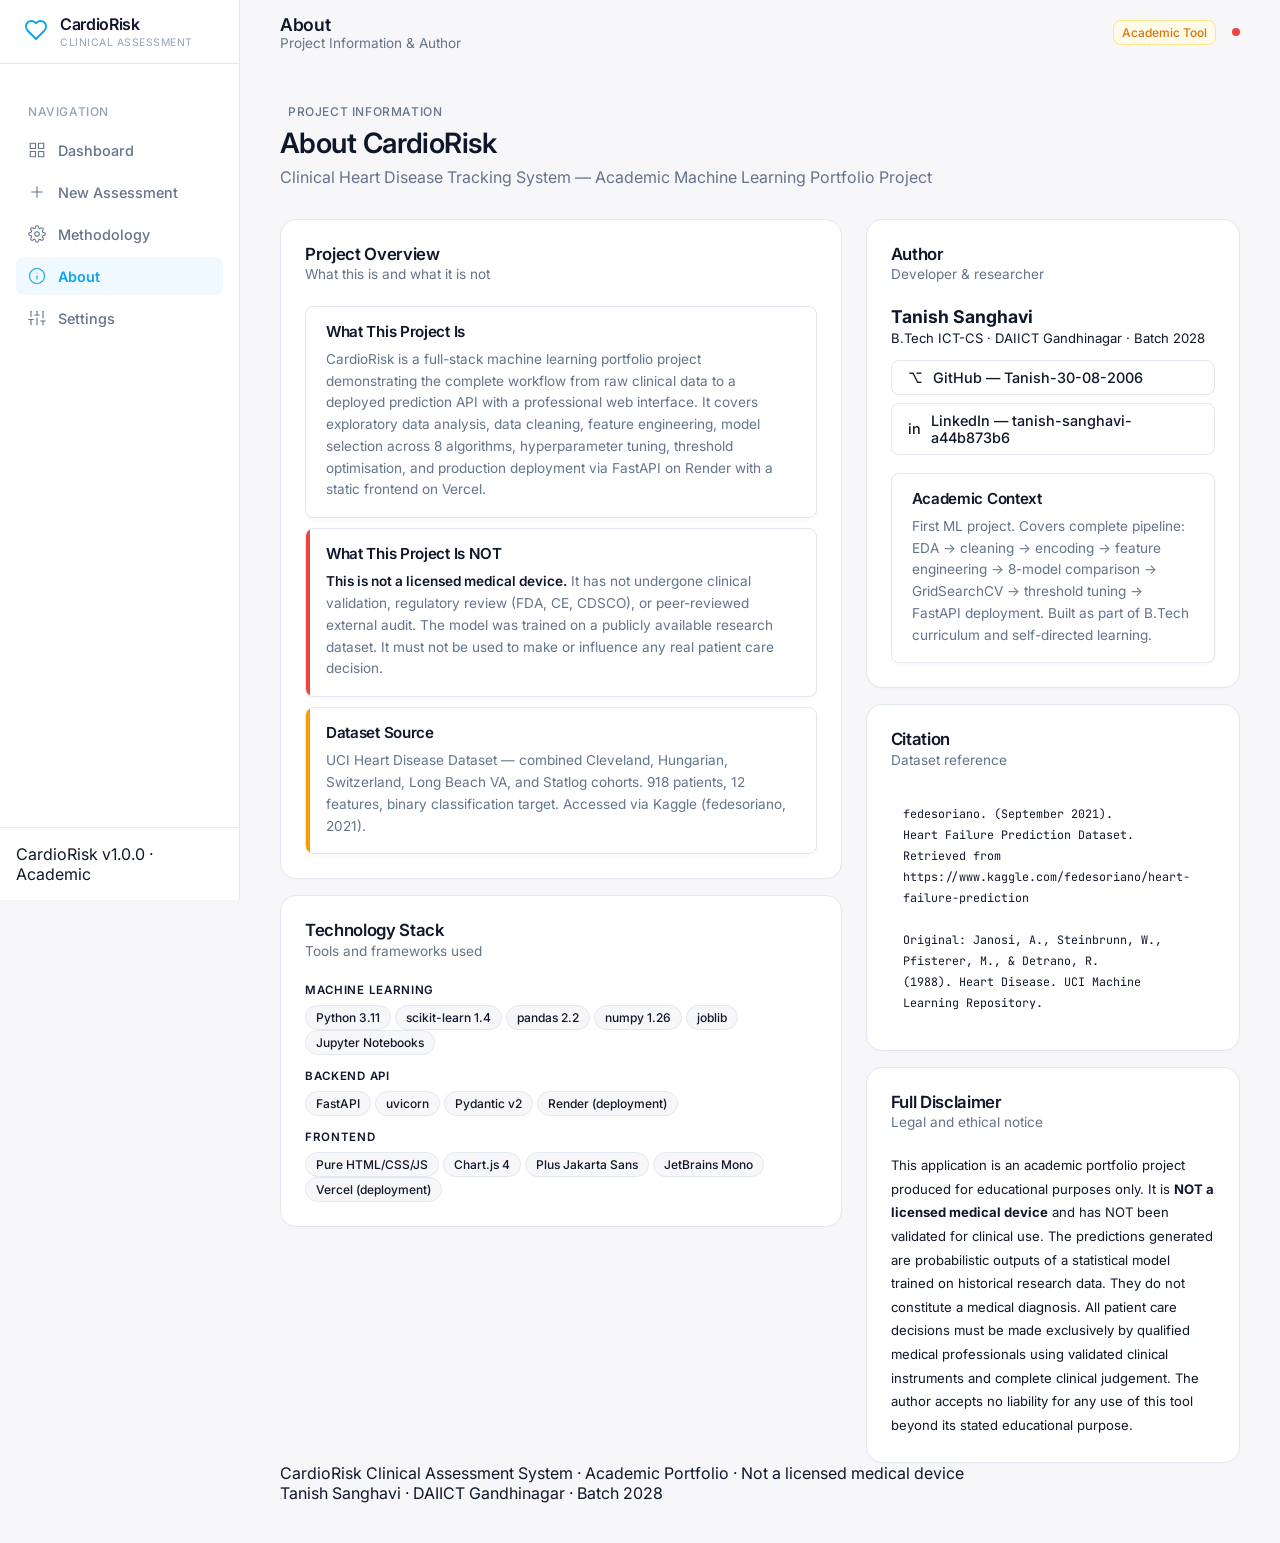
<file: frontend/about.html>
<!DOCTYPE html>
<html lang="en">
<head>
  <meta charset="UTF-8"/>
  <meta name="viewport" content="width=device-width, initial-scale=1.0"/>
  <title>About — CardioRisk</title>
  <link rel="stylesheet" href="style.css"/>
</head>
<body>
<div class="app-shell">
  <aside class="sidebar" id="sidebar"></aside>
  <div class="main-content">
    <div class="topbar">
      <div>
        <div class="topbar-title">About</div>
        <div class="topbar-subtitle">Project Information &amp; Author</div>
      </div>
      <div class="topbar-right">
        <span class="topbar-badge">Academic Tool</span>
        <div class="api-status-dot" id="api-dot"></div>
      </div>
    </div>
    <div class="page-content">
      <div class="page-header">
        <div class="page-eyebrow"><span class="eyebrow-dot"></span> Project Information</div>
        <h1>About CardioRisk</h1>
        <p>Clinical Heart Disease Tracking System — Academic Machine Learning Portfolio Project</p>
      </div>

      <div class="grid-60-40">

        <div style="display:flex;flex-direction:column;gap:16px;">

          <div class="card">
            <div class="card-header">
              <div class="card-header-text"><h3>Project Overview</h3><p>What this is and what it is not</p></div>
            </div>
            <div class="card-body">
              <div class="interp-section">
                <h4>What This Project Is</h4>
                <p>CardioRisk is a full-stack machine learning portfolio project demonstrating the complete workflow from raw clinical data to a deployed prediction API with a professional web interface. It covers exploratory data analysis, data cleaning, feature engineering, model selection across 8 algorithms, hyperparameter tuning, threshold optimisation, and production deployment via FastAPI on Render with a static frontend on Vercel.</p>
              </div>
              <div class="interp-section warning" style="margin-top:10px;">
                <h4>What This Project Is NOT</h4>
                <p><strong>This is not a licensed medical device.</strong> It has not undergone clinical validation, regulatory review (FDA, CE, CDSCO), or peer-reviewed external audit. The model was trained on a publicly available research dataset. It must not be used to make or influence any real patient care decision.</p>
              </div>
              <div class="interp-section amber" style="margin-top:10px;">
                <h4>Dataset Source</h4>
                <p>UCI Heart Disease Dataset — combined Cleveland, Hungarian, Switzerland, Long Beach VA, and Statlog cohorts. 918 patients, 12 features, binary classification target. Accessed via Kaggle (fedesoriano, 2021).</p>
              </div>
            </div>
          </div>

          <div class="card">
            <div class="card-header">
              <div class="card-header-text"><h3>Technology Stack</h3><p>Tools and frameworks used</p></div>
            </div>
            <div class="card-body">
              <div style="display:flex;flex-direction:column;gap:14px;">
                <div>
                  <div style="font-size:0.72rem;font-weight:600;text-transform:uppercase;letter-spacing:0.06em;color:var(--text-3);margin-bottom:8px;">Machine Learning</div>
                  <div class="tech-stack">
                    <span class="chip chip-blue">Python 3.11</span>
                    <span class="chip chip-blue">scikit-learn 1.4</span>
                    <span class="chip chip-blue">pandas 2.2</span>
                    <span class="chip chip-blue">numpy 1.26</span>
                    <span class="chip chip-blue">joblib</span>
                    <span class="chip chip-blue">Jupyter Notebooks</span>
                  </div>
                </div>
                <div>
                  <div style="font-size:0.72rem;font-weight:600;text-transform:uppercase;letter-spacing:0.06em;color:var(--text-3);margin-bottom:8px;">Backend API</div>
                  <div class="tech-stack">
                    <span class="chip chip-green">FastAPI</span>
                    <span class="chip chip-green">uvicorn</span>
                    <span class="chip chip-green">Pydantic v2</span>
                    <span class="chip chip-green">Render (deployment)</span>
                  </div>
                </div>
                <div>
                  <div style="font-size:0.72rem;font-weight:600;text-transform:uppercase;letter-spacing:0.06em;color:var(--text-3);margin-bottom:8px;">Frontend</div>
                  <div class="tech-stack">
                    <span class="chip chip-purple">Pure HTML/CSS/JS</span>
                    <span class="chip chip-purple">Chart.js 4</span>
                    <span class="chip chip-purple">Plus Jakarta Sans</span>
                    <span class="chip chip-purple">JetBrains Mono</span>
                    <span class="chip chip-purple">Vercel (deployment)</span>
                  </div>
                </div>
              </div>
            </div>
          </div>

        </div>

        <div style="display:flex;flex-direction:column;gap:16px;">

          <div class="card">
            <div class="card-header">
              <div class="card-header-text"><h3>Author</h3><p>Developer &amp; researcher</p></div>
            </div>
            <div class="card-body" style="display:flex;flex-direction:column;gap:14px;">
              <div>
                <div style="font-size:1.1rem;font-weight:700;color:var(--text-1);">Tanish Sanghavi</div>
                <div style="font-size:0.82rem;color:var(--text-3);margin-top:3px;">B.Tech ICT-CS · DAIICT Gandhinagar · Batch 2028</div>
              </div>
              <div style="display:flex;flex-direction:column;gap:8px;">
                <a href="https://github.com/Tanish-30-08-2006" target="_blank" rel="noopener"
                   class="btn btn-outline" style="justify-content:flex-start;gap:10px;">
                  <span>⌥</span> GitHub — Tanish-30-08-2006
                </a>
                <a href="https://www.linkedin.com/in/tanish-sanghavi-a44b873b6" target="_blank" rel="noopener"
                   class="btn btn-outline" style="justify-content:flex-start;gap:10px;">
                  <span>in</span> LinkedIn — tanish-sanghavi-a44b873b6
                </a>
              </div>
              <div class="interp-section" style="margin-top:4px;">
                <h4>Academic Context</h4>
                <p>First ML project. Covers complete pipeline: EDA → cleaning → encoding → feature engineering → 8-model comparison → GridSearchCV → threshold tuning → FastAPI deployment. Built as part of B.Tech curriculum and self-directed learning.</p>
              </div>
            </div>
          </div>

          <div class="card">
            <div class="card-header">
              <div class="card-header-text"><h3>Citation</h3><p>Dataset reference</p></div>
            </div>
            <div class="card-body">
              <div style="font-family:var(--font-mono);font-size:0.73rem;color:var(--text-2);line-height:1.8;background:var(--card-2);padding:12px;border-radius:var(--radius-md);border:1px solid var(--border);">
                fedesoriano. (September 2021).<br>
                Heart Failure Prediction Dataset.<br>
                Retrieved from<br>
                https://www.kaggle.com/fedesoriano/heart-failure-prediction<br><br>
                Original: Janosi, A., Steinbrunn, W., Pfisterer, M., &amp; Detrano, R.<br>
                (1988). Heart Disease. UCI Machine Learning Repository.
              </div>
            </div>
          </div>

          <div class="card">
            <div class="card-header">
              <div class="card-header-text"><h3>Full Disclaimer</h3><p>Legal and ethical notice</p></div>
            </div>
            <div class="card-body">
              <p style="font-size:0.82rem;color:var(--text-2);line-height:1.8;">
                This application is an academic portfolio project produced for educational purposes only.
                It is <strong style="color:var(--red);">NOT a licensed medical device</strong> and has NOT been validated for clinical use.
                The predictions generated are probabilistic outputs of a statistical model trained on historical research data.
                They do not constitute a medical diagnosis.
                All patient care decisions must be made exclusively by qualified medical professionals
                using validated clinical instruments and complete clinical judgement.
                The author accepts no liability for any use of this tool beyond its stated educational purpose.
              </p>
            </div>
          </div>

        </div>
      </div>

      <div class="page-footer">
        <p>CardioRisk Clinical Assessment System · Academic Portfolio · Not a licensed medical device</p>
        <p>Tanish Sanghavi · DAIICT Gandhinagar · Batch 2028</p>
      </div>
    </div>
  </div>
</div>
<script src="gauge.js"></script>
<script src="app.js"></script>
<script>document.addEventListener('DOMContentLoaded',function(){initTheme();injectSidebar('about');checkApiStatus('api-dot');});</script>
</body>
</html>
</file>
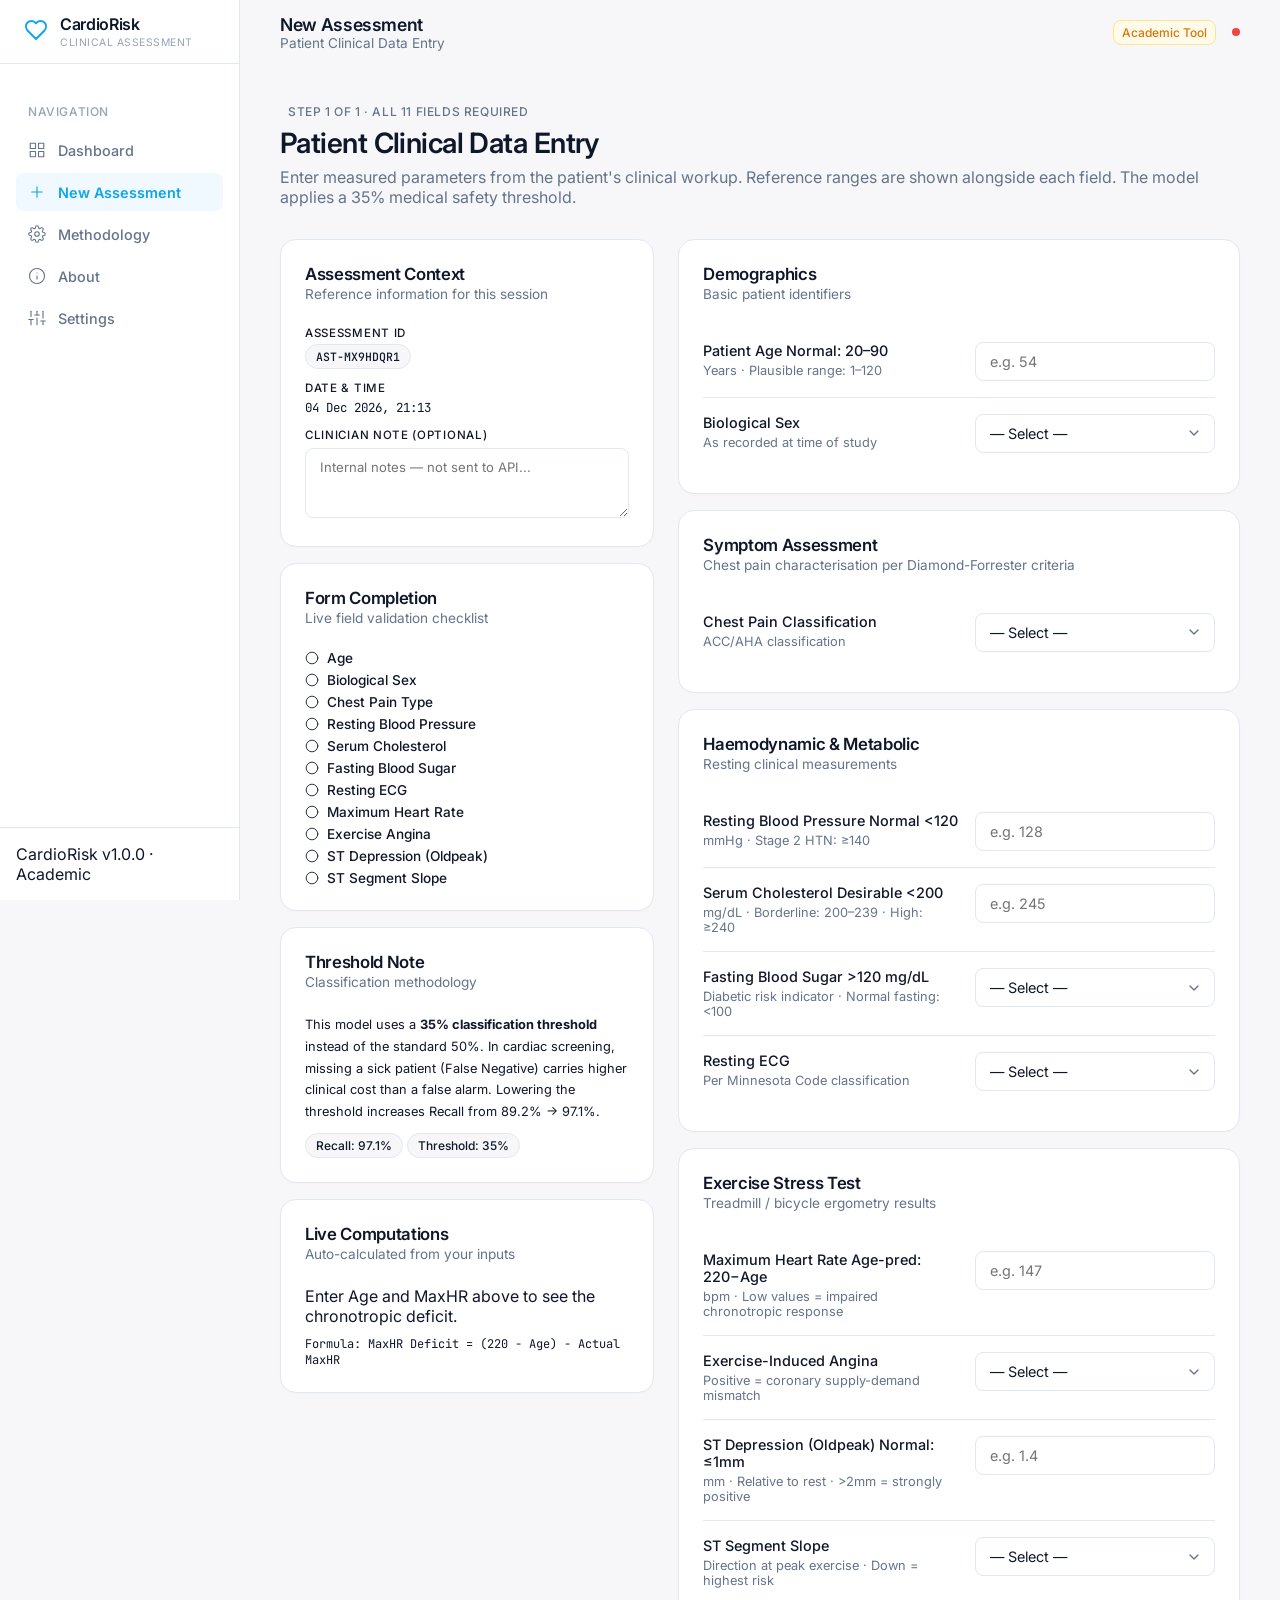
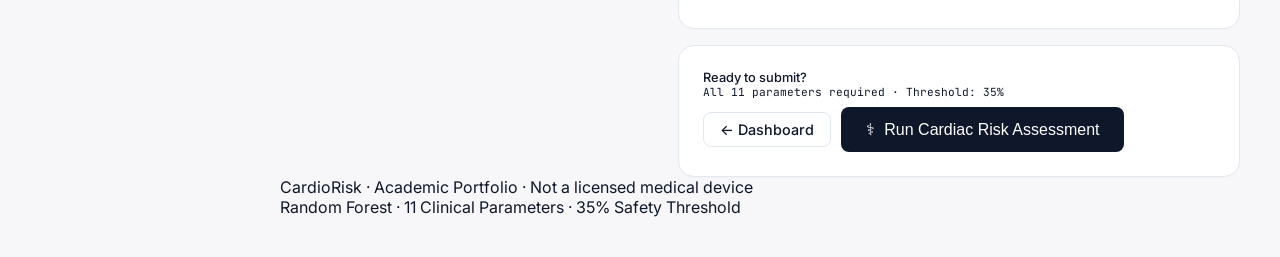
<file: frontend/assessment.html>
<!DOCTYPE html>
<html lang="en">
<head>
  <meta charset="UTF-8"/>
  <meta name="viewport" content="width=device-width, initial-scale=1.0"/>
  <meta name="robots" content="noindex, nofollow"/>
  <title>New Assessment — CardioRisk</title>
  <link rel="stylesheet" href="style.css"/>
</head>
<body>
<div class="app-shell">
  <aside class="sidebar" id="sidebar"></aside>
  <div class="main-content">

    <div class="topbar">
      <div>
        <div class="topbar-title">New Assessment</div>
        <div class="topbar-subtitle">Patient Clinical Data Entry</div>
      </div>
      <div class="topbar-right">
        <span class="topbar-badge">Academic Tool</span>
        <div class="api-status-dot" id="api-dot"></div>
      </div>
    </div>

    <div class="page-content">
      <div class="page-header">
        <div class="page-eyebrow"><span class="eyebrow-dot"></span> Step 1 of 1 · All 11 fields required</div>
        <h1>Patient Clinical Data Entry</h1>
        <p>Enter measured parameters from the patient's clinical workup. Reference ranges are shown alongside each field. The model applies a 35% medical safety threshold.</p>
      </div>

      <div class="grid-40-60">

        <!-- Left: Assessment Context Panel -->
        <div style="display:flex;flex-direction:column;gap:16px;">

          <div class="card">
            <div class="card-header">
              <div class="card-header-text">
                <h3>Assessment Context</h3>
                <p>Reference information for this session</p>
              </div>
            </div>
            <div class="card-body" style="display:flex;flex-direction:column;gap:12px;">
              <div>
                <div style="font-size:0.72rem;font-weight:500;color:var(--text-3);text-transform:uppercase;letter-spacing:0.06em;margin-bottom:4px;">Assessment ID</div>
                <div class="chip chip-grey" id="assessment-id" style="font-family:var(--font-mono);font-size:0.72rem;display:inline-block;"></div>
              </div>
              <div>
                <div style="font-size:0.72rem;font-weight:500;color:var(--text-3);text-transform:uppercase;letter-spacing:0.06em;margin-bottom:4px;">Date &amp; Time</div>
                <div style="font-family:var(--font-mono);font-size:0.78rem;color:var(--text-2);" id="assessment-time"></div>
              </div>
              <div>
                <label style="font-size:0.72rem;font-weight:500;color:var(--text-3);text-transform:uppercase;letter-spacing:0.06em;display:block;margin-bottom:6px;">Clinician Note (optional)</label>
                <textarea id="clinician-note" class="form-control" rows="3" placeholder="Internal notes — not sent to API..." style="resize:vertical;font-size:0.82rem;"></textarea>
              </div>
            </div>
          </div>

          <div class="card">
            <div class="card-header">
              <div class="card-header-text">
                <h3>Form Completion</h3>
                <p>Live field validation checklist</p>
              </div>
            </div>
            <div class="card-body">
              <div id="checklist" style="display:flex;flex-direction:column;gap:6px;font-size:0.78rem;"></div>
            </div>
          </div>

          <div class="card">
            <div class="card-header">
              <div class="card-header-text">
                <h3>Threshold Note</h3>
                <p>Classification methodology</p>
              </div>
            </div>
            <div class="card-body">
              <p style="font-size:0.8rem;color:var(--text-2);line-height:1.7;">
                This model uses a <strong>35% classification threshold</strong> instead of the
                standard 50%. In cardiac screening, missing a sick patient (False Negative)
                carries higher clinical cost than a false alarm. Lowering the threshold
                increases Recall from 89.2% → 97.1%.
              </p>
              <div class="chip-row" style="margin-top:10px;">
                <span class="chip chip-green">Recall: 97.1%</span>
                <span class="chip chip-amber">Threshold: 35%</span>
              </div>
            </div>
          </div>

          <!-- Live Deficit Compute -->
          <div class="card">
            <div class="card-header">
              <div class="card-header-text">
                <h3>Live Computations</h3>
                <p>Auto-calculated from your inputs</p>
              </div>
            </div>
            <div class="card-body">
              <div id="live-maxhr" class="live-compute visible" style="display:block;">
                Enter Age and MaxHR above to see the chronotropic deficit.
              </div>
              <div style="margin-top:10px;font-size:0.75rem;color:var(--text-4);font-family:var(--font-mono);">
                Formula: MaxHR Deficit = (220 − Age) − Actual MaxHR
              </div>
            </div>
          </div>

        </div>

        <!-- Right: The Form -->
        <div style="display:flex;flex-direction:column;gap:16px;">

          <!-- Demographics -->
          <div class="card">
            <div class="card-header">
              <div class="card-header-text">
                <h3>Demographics</h3>
                <p>Basic patient identifiers</p>
              </div>
            </div>
            <div class="card-body">

              <div class="form-row">
                <div class="form-row-left">
                  <label class="form-label" for="age">
                    Patient Age
                    <span class="ref-chip">Normal: 20–90</span>
                  </label>
                  <div class="form-hint">Years · Plausible range: 1–120</div>
                  <span class="field-error" id="age-error">Enter valid age (1–120).</span>
                </div>
                <div class="form-row-right">
                  <input type="number" id="age" class="form-control" min="1" max="120" placeholder="e.g. 54"/>
                </div>
              </div>

              <div class="form-row">
                <div class="form-row-left">
                  <label class="form-label" for="sex">Biological Sex</label>
                  <div class="form-hint">As recorded at time of study</div>
                  <span class="field-error" id="sex-error">Please select.</span>
                </div>
                <div class="form-row-right">
                  <select id="sex" class="form-control">
                    <option value="" disabled selected>— Select —</option>
                    <option value="1">Male</option>
                    <option value="0">Female</option>
                  </select>
                </div>
              </div>

            </div>
          </div>

          <!-- Symptoms -->
          <div class="card">
            <div class="card-header">
              <div class="card-header-text">
                <h3>Symptom Assessment</h3>
                <p>Chest pain characterisation per Diamond-Forrester criteria</p>
              </div>
            </div>
            <div class="card-body">
              <div class="form-row">
                <div class="form-row-left">
                  <label class="form-label" for="chest-pain-type">Chest Pain Classification</label>
                  <div class="form-hint">ACC/AHA classification</div>
                  <span class="field-error" id="cpt-error">Please select.</span>
                </div>
                <div class="form-row-right">
                  <select id="chest-pain-type" class="form-control">
                    <option value="" disabled selected>— Select —</option>
                    <option value="TA">Typical Angina (TA)</option>
                    <option value="ATA">Atypical Angina (ATA)</option>
                    <option value="NAP">Non-Anginal Pain (NAP)</option>
                    <option value="ASY">Asymptomatic (ASY)</option>
                  </select>
                </div>
              </div>
            </div>
          </div>

          <!-- Vitals -->
          <div class="card">
            <div class="card-header">
              <div class="card-header-text">
                <h3>Haemodynamic &amp; Metabolic</h3>
                <p>Resting clinical measurements</p>
              </div>
            </div>
            <div class="card-body">

              <div class="form-row">
                <div class="form-row-left">
                  <label class="form-label" for="resting-bp">
                    Resting Blood Pressure
                    <span class="ref-chip">Normal &lt;120</span>
                  </label>
                  <div class="form-hint">mmHg · Stage 2 HTN: ≥140</div>
                  <span class="field-error" id="rbp-error">Enter valid BP (60–250 mmHg).</span>
                </div>
                <div class="form-row-right">
                  <input type="number" id="resting-bp" class="form-control" min="60" max="250" placeholder="e.g. 128"/>
                </div>
              </div>

              <div class="form-row">
                <div class="form-row-left">
                  <label class="form-label" for="cholesterol">
                    Serum Cholesterol
                    <span class="ref-chip">Desirable &lt;200</span>
                  </label>
                  <div class="form-hint">mg/dL · Borderline: 200–239 · High: ≥240</div>
                  <span class="field-error" id="chol-error">Enter valid value (50–700 mg/dL).</span>
                </div>
                <div class="form-row-right">
                  <input type="number" id="cholesterol" class="form-control" min="50" max="700" placeholder="e.g. 245"/>
                </div>
              </div>

              <div class="form-row">
                <div class="form-row-left">
                  <label class="form-label" for="fasting-bs">Fasting Blood Sugar &gt;120 mg/dL</label>
                  <div class="form-hint">Diabetic risk indicator · Normal fasting: &lt;100</div>
                  <span class="field-error" id="fbs-error">Please select.</span>
                </div>
                <div class="form-row-right">
                  <select id="fasting-bs" class="form-control">
                    <option value="" disabled selected>— Select —</option>
                    <option value="1">Yes — Elevated</option>
                    <option value="0">No — Normal range</option>
                  </select>
                </div>
              </div>

              <div class="form-row">
                <div class="form-row-left">
                  <label class="form-label" for="resting-ecg">Resting ECG</label>
                  <div class="form-hint">Per Minnesota Code classification</div>
                  <span class="field-error" id="ecg-error">Please select.</span>
                </div>
                <div class="form-row-right">
                  <select id="resting-ecg" class="form-control">
                    <option value="" disabled selected>— Select —</option>
                    <option value="Normal">Normal</option>
                    <option value="ST">ST-T Wave Abnormality</option>
                    <option value="LVH">LV Hypertrophy (Estes)</option>
                  </select>
                </div>
              </div>

            </div>
          </div>

          <!-- Exercise Test -->
          <div class="card">
            <div class="card-header">
              <div class="card-header-text">
                <h3>Exercise Stress Test</h3>
                <p>Treadmill / bicycle ergometry results</p>
              </div>
            </div>
            <div class="card-body">

              <div class="form-row">
                <div class="form-row-left">
                  <label class="form-label" for="max-hr">
                    Maximum Heart Rate
                    <span class="ref-chip">Age-pred: 220−Age</span>
                  </label>
                  <div class="form-hint">bpm · Low values = impaired chronotropic response</div>
                  <span class="field-error" id="maxhr-error">Enter valid HR (50–250 bpm).</span>
                </div>
                <div class="form-row-right">
                  <input type="number" id="max-hr" class="form-control" min="50" max="250" placeholder="e.g. 147"/>
                </div>
              </div>

              <div class="form-row">
                <div class="form-row-left">
                  <label class="form-label" for="exercise-angina">Exercise-Induced Angina</label>
                  <div class="form-hint">Positive = coronary supply-demand mismatch</div>
                  <span class="field-error" id="ea-error">Please select.</span>
                </div>
                <div class="form-row-right">
                  <select id="exercise-angina" class="form-control">
                    <option value="" disabled selected>— Select —</option>
                    <option value="1">Yes — Chest pain during exercise</option>
                    <option value="0">No — No angina during exercise</option>
                  </select>
                </div>
              </div>

              <div class="form-row">
                <div class="form-row-left">
                  <label class="form-label" for="oldpeak">
                    ST Depression (Oldpeak)
                    <span class="ref-chip">Normal: ≤1mm</span>
                  </label>
                  <div class="form-hint">mm · Relative to rest · &gt;2mm = strongly positive</div>
                  <span class="field-error" id="op-error">Enter valid value (−5 to 10).</span>
                </div>
                <div class="form-row-right">
                  <input type="number" id="oldpeak" class="form-control" step="0.1" min="-5" max="10" placeholder="e.g. 1.4"/>
                </div>
              </div>

              <div class="form-row">
                <div class="form-row-left">
                  <label class="form-label" for="st-slope">ST Segment Slope</label>
                  <div class="form-hint">Direction at peak exercise · Down = highest risk</div>
                  <span class="field-error" id="st-error">Please select.</span>
                </div>
                <div class="form-row-right">
                  <select id="st-slope" class="form-control">
                    <option value="" disabled selected>— Select —</option>
                    <option value="Up">Upsloping — Favourable</option>
                    <option value="Flat">Flat — Intermediate</option>
                    <option value="Down">Downsloping — Highest risk</option>
                  </select>
                </div>
              </div>

            </div>
          </div>

          <!-- Submit -->
          <div class="card">
            <div class="card-body" style="display:flex;flex-direction:column;gap:12px;">
              <div style="display:flex;align-items:center;justify-content:space-between;flex-wrap:wrap;gap:8px;">
                <div>
                  <div style="font-size:0.8rem;font-weight:500;color:var(--text-2);">Ready to submit?</div>
                  <div style="font-family:var(--font-mono);font-size:0.7rem;color:var(--text-4);">All 11 parameters required · Threshold: 35%</div>
                </div>
                <div style="display:flex;gap:10px;align-items:center;">
                  <a href="index.html" class="btn btn-outline">← Dashboard</a>
                  <button id="submit-btn" class="btn btn-primary btn-lg" onclick="submitAssessment()">
                    ⚕ &nbsp;Run Cardiac Risk Assessment
                  </button>
                </div>
              </div>
              <div id="cold-notice" class="notice-bar notice-amber">
                <div class="spinner"></div>
                <span>Initialising inference server — first request may take up to 60 seconds on Render's free tier. Please wait.</span>
              </div>
              <div id="error-notice" class="notice-bar notice-red"></div>
            </div>
          </div>

        </div>
      </div>

      <div class="page-footer">
        <p>CardioRisk · Academic Portfolio · Not a licensed medical device</p>
        <p>Random Forest · 11 Clinical Parameters · 35% Safety Threshold</p>
      </div>
    </div>
  </div>
</div>

<script src="gauge.js"></script>
<script src="app.js"></script>
<script>
  document.addEventListener('DOMContentLoaded', function() {
    initTheme();
    injectSidebar('assessment');
    checkApiStatus('api-dot');
    initAssessmentPage();
  });
</script>
</body>
</html>
</file>
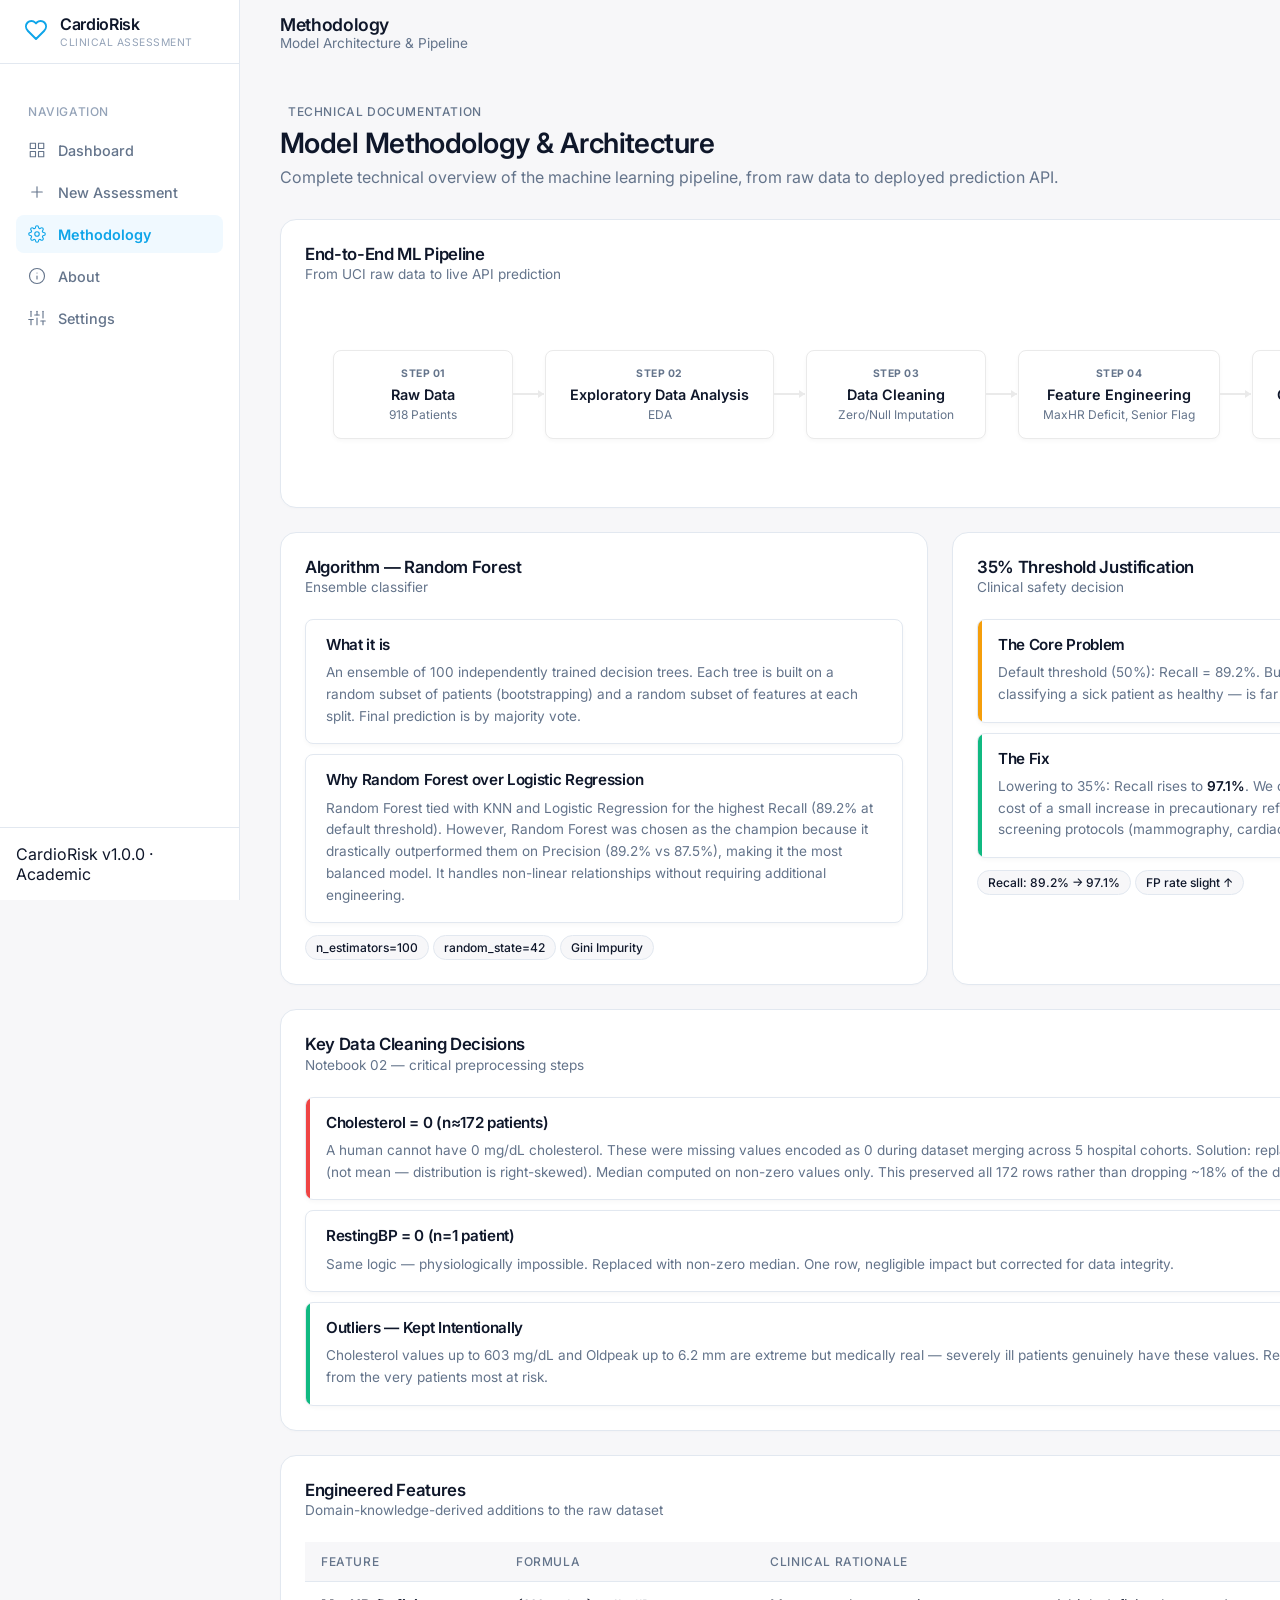
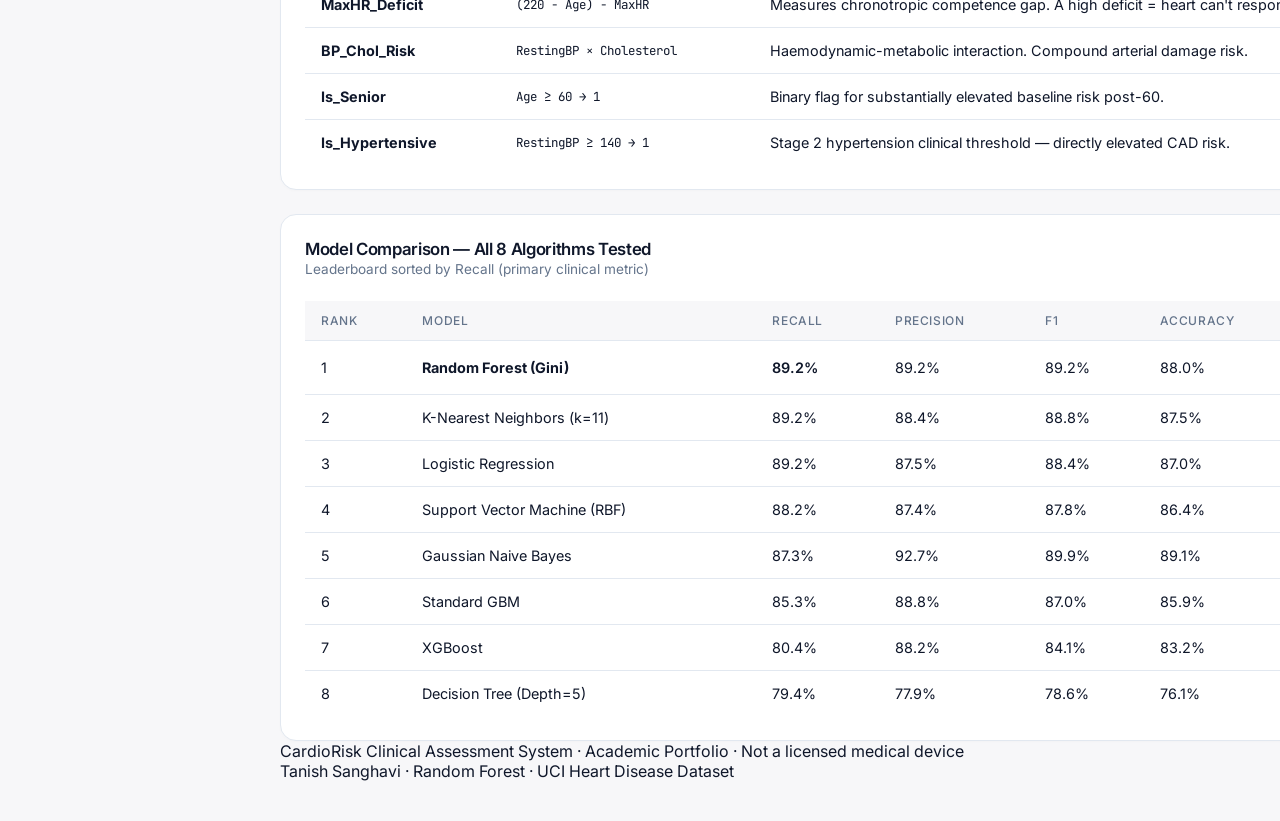
<file: frontend/methodology.html>
<!DOCTYPE html>
<html lang="en">
<head>
  <meta charset="UTF-8"/>
  <meta name="viewport" content="width=device-width, initial-scale=1.0"/>
  <title>Methodology — CardioRisk</title>
  <link rel="stylesheet" href="style.css"/>
</head>
<body>
<div class="app-shell">
  <aside class="sidebar" id="sidebar"></aside>
  <div class="main-content">
    <div class="topbar">
      <div>
        <div class="topbar-title">Methodology</div>
        <div class="topbar-subtitle">Model Architecture &amp; Pipeline</div>
      </div>
      <div class="topbar-right">
        <span class="topbar-badge">Academic Tool</span>
        <div class="api-status-dot" id="api-dot"></div>
      </div>
    </div>
    <div class="page-content">
      <div class="page-header">
        <div class="page-eyebrow"><span class="eyebrow-dot"></span> Technical Documentation</div>
        <h1>Model Methodology &amp; Architecture</h1>
        <p>Complete technical overview of the machine learning pipeline, from raw data to deployed prediction API.</p>
      </div>

      <!-- Pipeline -->
      <div class="card">
        <div class="card-header">
          <div class="card-header-text">
            <h3>End-to-End ML Pipeline</h3>
            <p>From UCI raw data to live API prediction</p>
          </div>
        </div>
        <div class="card-body" style="padding: 32px 24px;">
          <div class="pipeline-horizontal-container">
            <div class="pipeline-node">
              <span class="node-step">STEP 01</span>
              <div class="node-title">Raw Data</div>
              <div class="node-sub">918 Patients</div>
            </div>
            <div class="pipeline-node">
              <span class="node-step">STEP 02</span>
              <div class="node-title">Exploratory Data Analysis</div>
              <div class="node-sub">EDA</div>
            </div>
            <div class="pipeline-node">
              <span class="node-step">STEP 03</span>
              <div class="node-title">Data Cleaning</div>
              <div class="node-sub">Zero/Null Imputation</div>
            </div>
            <div class="pipeline-node">
              <span class="node-step">STEP 04</span>
              <div class="node-title">Feature Engineering</div>
              <div class="node-sub">MaxHR Deficit, Senior Flag</div>
            </div>
            <div class="pipeline-node">
              <span class="node-step">STEP 05</span>
              <div class="node-title">Categorical Encoding</div>
              <div class="node-sub">One-Hot &amp; Label</div>
            </div>
            <div class="pipeline-node">
              <span class="node-step">STEP 06</span>
              <div class="node-title">Data Splitting</div>
              <div class="node-sub">80/20 Stratified</div>
            </div>
            <div class="pipeline-node">
              <span class="node-step">STEP 07</span>
              <div class="node-title">Feature Scaling</div>
              <div class="node-sub">Z-Score Standardization</div>
            </div>
            <div class="pipeline-node highlight-node">
              <span class="node-step">STEP 08</span>
              <div class="node-title">Model Training</div>
              <div class="node-sub">Random Forest</div>
            </div>
            <div class="pipeline-node highlight-node">
              <span class="node-step">STEP 09</span>
              <div class="node-title">Threshold Optimization</div>
              <div class="node-sub">35% Clinical Boundary</div>
            </div>
            <div class="pipeline-node highlight-node final-node">
              <span class="node-step">STEP 10</span>
              <div class="node-title">Final Evaluation</div>
              <div class="node-sub">Recall 98.0%</div>
            </div>
          </div>
        </div>
      </div>

      <div class="grid-2 mt-5">
        <div class="card">
          <div class="card-header">
            <div class="card-header-text"><h3>Algorithm — Random Forest</h3><p>Ensemble classifier</p></div>
          </div>
          <div class="card-body">
            <div class="interp-section">
              <h4>What it is</h4>
              <p>An ensemble of 100 independently trained decision trees. Each tree is built on a random subset of patients (bootstrapping) and a random subset of features at each split. Final prediction is by majority vote.</p>
            </div>
            <div class="interp-section" style="margin-top:10px;">
              <h4>Why Random Forest over Logistic Regression</h4>
              <p>Random Forest tied with KNN and Logistic Regression for the highest Recall (89.2% at default threshold). However, Random Forest was chosen as the champion because it drastically outperformed them on Precision (89.2% vs 87.5%), making it the most balanced model. It handles non-linear relationships without requiring additional engineering.</p>
            </div>
            <div class="chip-row" style="margin-top:12px;">
              <span class="chip chip-blue">n_estimators=100</span>
              <span class="chip chip-teal">random_state=42</span>
              <span class="chip chip-purple">Gini Impurity</span>
            </div>
          </div>
        </div>

        <div class="card">
          <div class="card-header">
            <div class="card-header-text"><h3>35% Threshold Justification</h3><p>Clinical safety decision</p></div>
          </div>
          <div class="card-body">
            <div class="interp-section amber">
              <h4>The Core Problem</h4>
              <p>Default threshold (50%): Recall = 89.2%. But in cardiac screening, a False Negative — classifying a sick patient as healthy — is far more dangerous than a False Positive.</p>
            </div>
            <div class="interp-section positive" style="margin-top:10px;">
              <h4>The Fix</h4>
              <p>Lowering to 35%: Recall rises to <strong>97.1%</strong>. We catch significantly more sick patients at the cost of a small increase in precautionary referrals. This trade-off is standard in medical screening protocols (mammography, cardiac enzymes).</p>
            </div>
            <div class="chip-row" style="margin-top:12px;">
              <span class="chip chip-green">Recall: 89.2% → 97.1%</span>
              <span class="chip chip-amber">FP rate slight ↑</span>
            </div>
          </div>
        </div>
      </div>

      <!-- Data Cleaning -->
      <div class="card mt-5">
        <div class="card-header">
          <div class="card-header-text"><h3>Key Data Cleaning Decisions</h3><p>Notebook 02 — critical preprocessing steps</p></div>
        </div>
        <div class="card-body">
          <div class="interp-section warning">
            <h4>Cholesterol = 0 (n≈172 patients)</h4>
            <p>A human cannot have 0 mg/dL cholesterol. These were missing values encoded as 0 during dataset merging across 5 hospital cohorts. Solution: replaced with the median of non-zero values (not mean — distribution is right-skewed). Median computed on non-zero values only. This preserved all 172 rows rather than dropping ~18% of the dataset.</p>
          </div>
          <div class="interp-section" style="margin-top:10px;">
            <h4>RestingBP = 0 (n=1 patient)</h4>
            <p>Same logic — physiologically impossible. Replaced with non-zero median. One row, negligible impact but corrected for data integrity.</p>
          </div>
          <div class="interp-section positive" style="margin-top:10px;">
            <h4>Outliers — Kept Intentionally</h4>
            <p>Cholesterol values up to 603 mg/dL and Oldpeak up to 6.2 mm are extreme but medically real — severely ill patients genuinely have these values. Removing them would bias the model away from the very patients most at risk.</p>
          </div>
        </div>
      </div>

      <!-- Feature Engineering -->
      <div class="card mt-5">
        <div class="card-header">
          <div class="card-header-text"><h3>Engineered Features</h3><p>Domain-knowledge-derived additions to the raw dataset</p></div>
        </div>
        <div class="card-body" style="padding:0;">
          <table class="data-table">
            <thead><tr><th>Feature</th><th>Formula</th><th>Clinical Rationale</th></tr></thead>
            <tbody>
              <tr><td><strong>MaxHR_Deficit</strong></td><td style="font-family:var(--font-mono);font-size:0.78rem;">(220 − Age) − MaxHR</td><td>Measures chronotropic competence gap. A high deficit = heart can't respond to stress.</td></tr>
              <tr><td><strong>BP_Chol_Risk</strong></td><td style="font-family:var(--font-mono);font-size:0.78rem;">RestingBP × Cholesterol</td><td>Haemodynamic-metabolic interaction. Compound arterial damage risk.</td></tr>
              <tr><td><strong>Is_Senior</strong></td><td style="font-family:var(--font-mono);font-size:0.78rem;">Age ≥ 60 → 1</td><td>Binary flag for substantially elevated baseline risk post-60.</td></tr>
              <tr><td><strong>Is_Hypertensive</strong></td><td style="font-family:var(--font-mono);font-size:0.78rem;">RestingBP ≥ 140 → 1</td><td>Stage 2 hypertension clinical threshold — directly elevated CAD risk.</td></tr>
            </tbody>
          </table>
        </div>
      </div>

      <!-- Performance Table -->
      <div class="card mt-5">
        <div class="card-header">
          <div class="card-header-text"><h3>Model Comparison — All 8 Algorithms Tested</h3><p>Leaderboard sorted by Recall (primary clinical metric)</p></div>
        </div>
        <div class="card-body" style="padding:0;">
          <table class="data-table">
            <thead><tr><th>Rank</th><th>Model</th><th>Recall</th><th>Precision</th><th>F1</th><th>Accuracy</th><th>AUC</th><th>Selected</th></tr></thead>
            <tbody>
              <tr style="background:var(--blue-light);">
                <td>1</td><td><strong>Random Forest (Gini)</strong></td>
                <td style="color:var(--green);font-weight:600;">89.2%</td>
                <td>89.2%</td><td>89.2%</td><td>88.0%</td><td>0.933</td>
                <td><span class="chip chip-green">Champion</span></td>
              </tr>
              <tr><td>2</td><td>K-Nearest Neighbors (k=11)</td><td>89.2%</td><td>88.4%</td><td>88.8%</td><td>87.5%</td><td>0.924</td><td>—</td></tr>
              <tr><td>3</td><td>Logistic Regression</td><td>89.2%</td><td>87.5%</td><td>88.4%</td><td>87.0%</td><td>0.927</td><td>—</td></tr>
              <tr><td>4</td><td>Support Vector Machine (RBF)</td><td>88.2%</td><td>87.4%</td><td>87.8%</td><td>86.4%</td><td>0.936</td><td>—</td></tr>
              <tr><td>5</td><td>Gaussian Naive Bayes</td><td>87.3%</td><td>92.7%</td><td>89.9%</td><td>89.1%</td><td>0.940</td><td>—</td></tr>
              <tr><td>6</td><td>Standard GBM</td><td>85.3%</td><td>88.8%</td><td>87.0%</td><td>85.9%</td><td>0.930</td><td>—</td></tr>
              <tr><td>7</td><td>XGBoost</td><td>80.4%</td><td>88.2%</td><td>84.1%</td><td>83.2%</td><td>0.911</td><td>—</td></tr>
              <tr><td>8</td><td>Decision Tree (Depth=5)</td><td>79.4%</td><td>77.9%</td><td>78.6%</td><td>76.1%</td><td>0.817</td><td>—</td></tr>
            </tbody>
          </table>
        </div>
      </div>

      <div class="page-footer">
        <p>CardioRisk Clinical Assessment System · Academic Portfolio · Not a licensed medical device</p>
        <p>Tanish Sanghavi · Random Forest · UCI Heart Disease Dataset</p>
      </div>
    </div>
  </div>
</div>
<script src="gauge.js"></script>
<script src="app.js"></script>
<script>document.addEventListener('DOMContentLoaded',function(){initTheme();injectSidebar('methodology');checkApiStatus('api-dot');});</script>
</body>
</html>
</file>
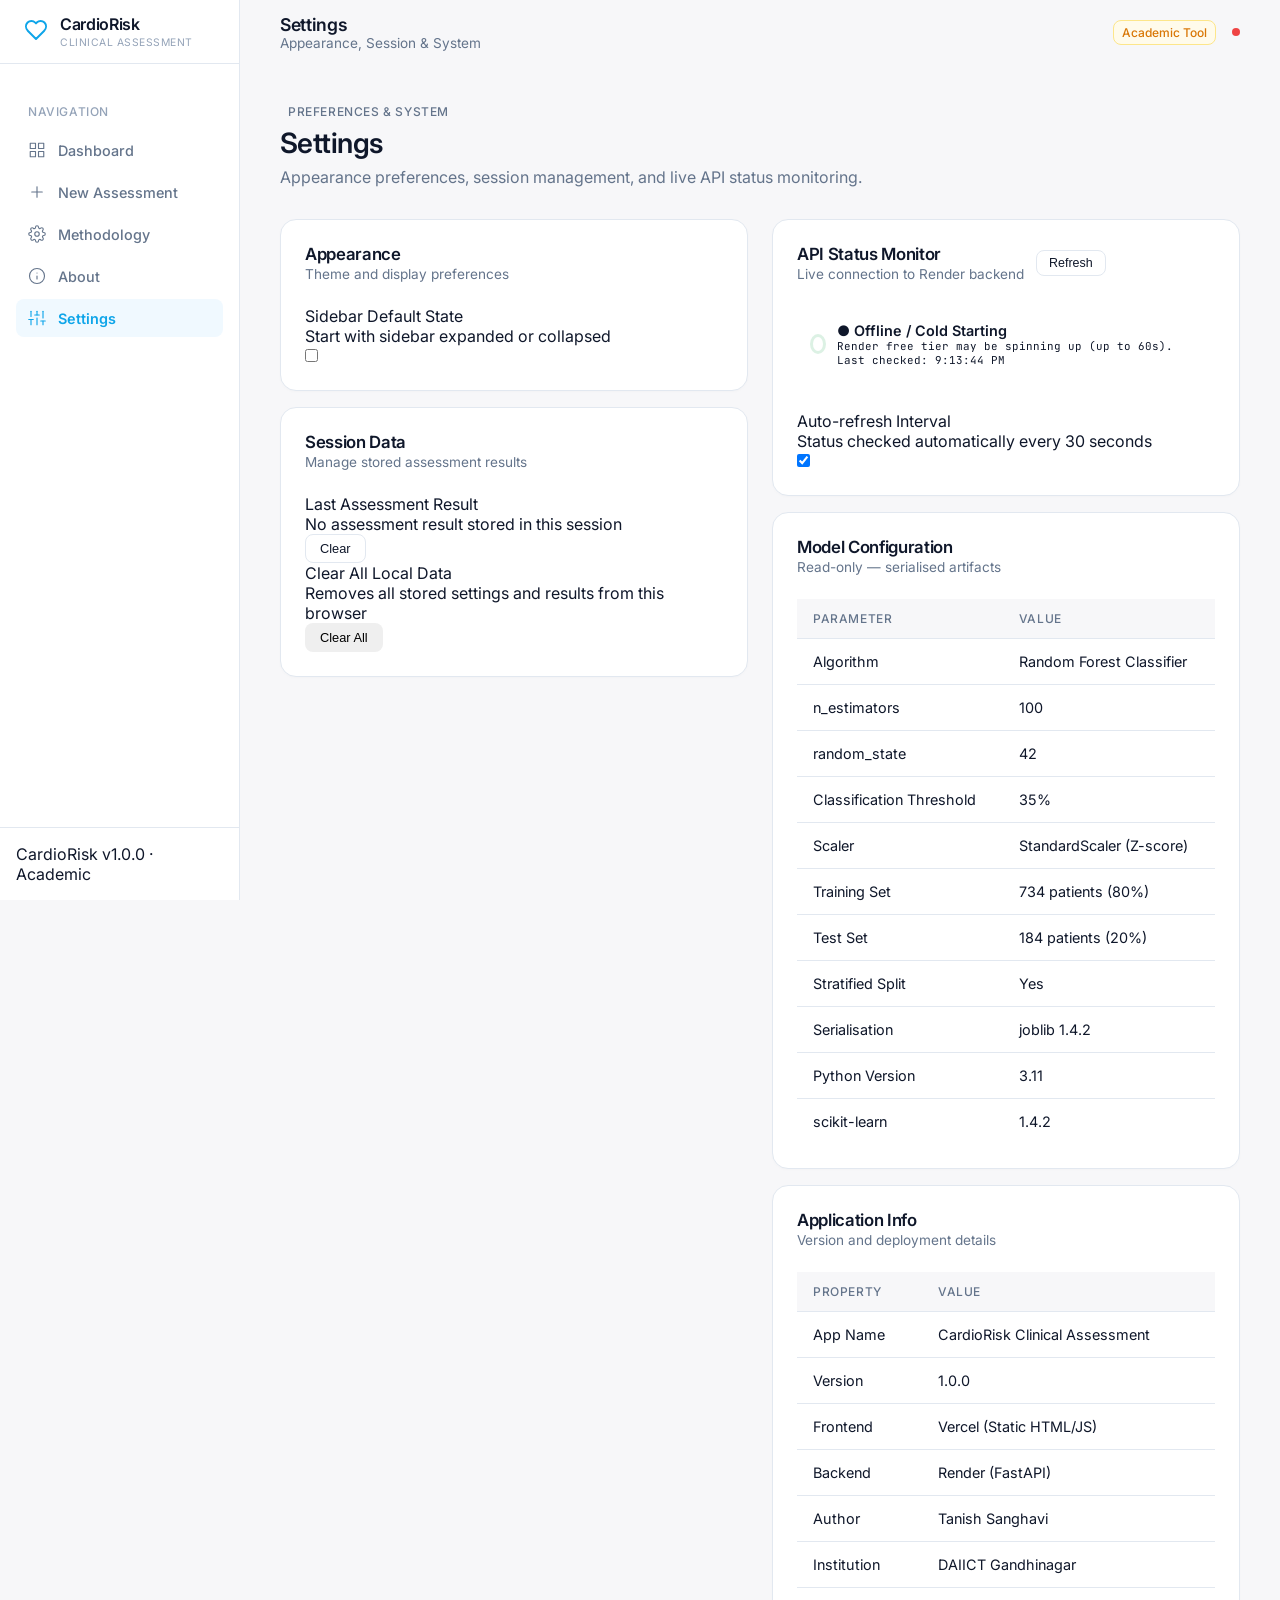
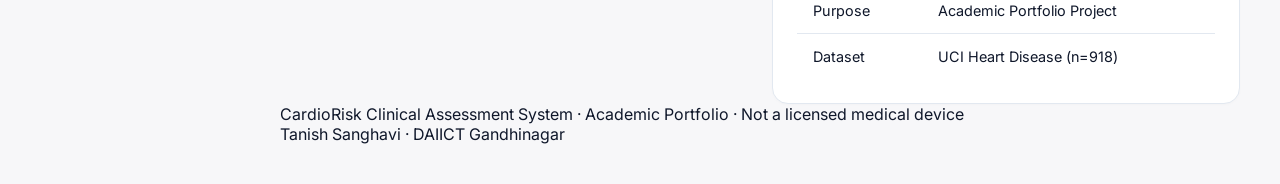
<file: frontend/settings.html>
<!DOCTYPE html>
<html lang="en">
<head>
  <meta charset="UTF-8"/>
  <meta name="viewport" content="width=device-width, initial-scale=1.0"/>
  <title>Settings — CardioRisk</title>
  <link rel="stylesheet" href="style.css"/>
</head>
<body>
<div class="app-shell">
  <aside class="sidebar" id="sidebar"></aside>
  <div class="main-content">

    <div class="topbar">
      <div>
        <div class="topbar-title">Settings</div>
        <div class="topbar-subtitle">Appearance, Session &amp; System</div>
      </div>
      <div class="topbar-right">
        <span class="topbar-badge">Academic Tool</span>
        <div class="api-status-dot" id="api-dot"></div>
      </div>
    </div>

    <div class="page-content">
      <div class="page-header">
        <div class="page-eyebrow"><span class="eyebrow-dot"></span> Preferences &amp; System</div>
        <h1>Settings</h1>
        <p>Appearance preferences, session management, and live API status monitoring.</p>
      </div>

      <div class="grid-2">

        <!-- Left Column -->
        <div style="display:flex;flex-direction:column;gap:16px;">

          <!-- Appearance -->
          <div class="card">
            <div class="card-header">
              <div class="card-header-text">
                <h3>Appearance</h3>
                <p>Theme and display preferences</p>
              </div>
            </div>
            <div class="card-body">



              <div class="setting-row">
                <div>
                  <div class="setting-label">Sidebar Default State</div>
                  <div class="setting-desc">Start with sidebar expanded or collapsed</div>
                </div>
                <label class="toggle">
                  <input type="checkbox" id="sidebar-default-toggle"
                    onchange="localStorage.setItem('sidebar_collapsed', this.checked)"
                    />
                  <span class="toggle-slider"></span>
                </label>
              </div>

            </div>
          </div>

          <!-- Session Management -->
          <div class="card">
            <div class="card-header">
              <div class="card-header-text">
                <h3>Session Data</h3>
                <p>Manage stored assessment results</p>
              </div>
            </div>
            <div class="card-body">

              <div class="setting-row">
                <div>
                  <div class="setting-label">Last Assessment Result</div>
                  <div class="setting-desc" id="session-status">Checking session storage...</div>
                </div>
                <button class="btn btn-outline" onclick="clearSession()" id="clear-session-btn" style="font-size:0.8rem;padding:6px 14px;">
                  Clear
                </button>
              </div>



              <div class="setting-row" style="border-bottom:none;">
                <div>
                  <div class="setting-label">Clear All Local Data</div>
                  <div class="setting-desc">Removes all stored settings and results from this browser</div>
                </div>
                <button class="btn btn-danger" onclick="clearAll()" style="font-size:0.8rem;padding:6px 14px;">
                  Clear All
                </button>
              </div>

            </div>
          </div>

        </div>

        <!-- Right Column -->
        <div style="display:flex;flex-direction:column;gap:16px;">

          <!-- API Status -->
          <div class="card">
            <div class="card-header">
              <div class="card-header-text">
                <h3>API Status Monitor</h3>
                <p>Live connection to Render backend</p>
              </div>
              <div class="card-header-actions">
                <button class="btn btn-outline" onclick="runManualHealthCheck()" style="font-size:0.78rem;padding:5px 12px;">
                  Refresh
                </button>
              </div>
            </div>
            <div class="card-body">

              <div style="display:flex;align-items:center;gap:14px;padding:16px;background:var(--card-2);border-radius:var(--radius-md);border:1px solid var(--border);margin-bottom:14px;">
                <div class="api-status-dot" id="api-status-large" style="width:14px;height:14px;box-shadow:0 0 0 3px rgba(22,163,74,0.15);"></div>
                <div>
                  <div style="font-size:0.9rem;font-weight:600;color:var(--text-1);" id="api-status-text">Checking...</div>
                  <div style="font-family:var(--font-mono);font-size:0.68rem;color:var(--text-4);" id="api-status-sub">Pinging inference server</div>
                </div>
              </div>

              <div id="api-health-data" style="display:none;">
                <table class="data-table" id="api-health-table">
                  <thead><tr><th>Property</th><th>Value</th></tr></thead>
                  <tbody id="api-health-tbody"></tbody>
                </table>
              </div>

              <div class="setting-row" style="border-bottom:none;padding-top:14px;">
                <div>
                  <div class="setting-label">Auto-refresh Interval</div>
                  <div class="setting-desc">Status checked automatically every 30 seconds</div>
                </div>
                <label class="toggle">
                  <input type="checkbox" id="auto-refresh-toggle" checked
                    onchange="toggleAutoRefresh(this.checked)"/>
                  <span class="toggle-slider"></span>
                </label>
              </div>

            </div>
          </div>

          <!-- Model Info -->
          <div class="card">
            <div class="card-header">
              <div class="card-header-text">
                <h3>Model Configuration</h3>
                <p>Read-only — serialised artifacts</p>
              </div>
            </div>
            <div class="card-body" style="padding:0;">
              <table class="data-table">
                <thead><tr><th>Parameter</th><th>Value</th></tr></thead>
                <tbody>
                  <tr><td>Algorithm</td><td>Random Forest Classifier</td></tr>
                  <tr><td>n_estimators</td><td>100</td></tr>
                  <tr><td>random_state</td><td>42</td></tr>
                  <tr><td>Classification Threshold</td><td>35%</td></tr>
                  <tr><td>Scaler</td><td>StandardScaler (Z-score)</td></tr>
                  <tr><td>Training Set</td><td>734 patients (80%)</td></tr>
                  <tr><td>Test Set</td><td>184 patients (20%)</td></tr>
                  <tr><td>Stratified Split</td><td>Yes</td></tr>
                  <tr><td>Serialisation</td><td>joblib 1.4.2</td></tr>
                  <tr><td>Python Version</td><td>3.11</td></tr>
                  <tr><td>scikit-learn</td><td>1.4.2</td></tr>
                </tbody>
              </table>
            </div>
          </div>

          <!-- App Info -->
          <div class="card">
            <div class="card-header">
              <div class="card-header-text">
                <h3>Application Info</h3>
                <p>Version and deployment details</p>
              </div>
            </div>
            <div class="card-body" style="padding:0;">
              <table class="data-table">
                <thead><tr><th>Property</th><th>Value</th></tr></thead>
                <tbody>
                  <tr><td>App Name</td><td>CardioRisk Clinical Assessment</td></tr>
                  <tr><td>Version</td><td>1.0.0</td></tr>
                  <tr><td>Frontend</td><td>Vercel (Static HTML/JS)</td></tr>
                  <tr><td>Backend</td><td>Render (FastAPI)</td></tr>
                  <tr><td>Author</td><td>Tanish Sanghavi</td></tr>
                  <tr><td>Institution</td><td>DAIICT Gandhinagar</td></tr>
                  <tr><td>Purpose</td><td>Academic Portfolio Project</td></tr>
                  <tr><td>Dataset</td><td>UCI Heart Disease (n=918)</td></tr>
                </tbody>
              </table>
            </div>
          </div>

        </div>
      </div>

      <div class="page-footer">
        <p>CardioRisk Clinical Assessment System · Academic Portfolio · Not a licensed medical device</p>
        <p>Tanish Sanghavi · DAIICT Gandhinagar</p>
      </div>
    </div>
  </div>
</div>

<script src="gauge.js"></script>
<script src="app.js"></script>
<script>
  document.addEventListener('DOMContentLoaded', function() {
    initTheme();
    injectSidebar('settings');
    initSettingsPage();
  });
</script>
</body>
</html>
</file>
<file: frontend/style.css>
/* =============================================================================
   CardioRisk — Pristine Clinical Enterprise Design (Apple Health / Linear.app style)
   ============================================================================= */

@import url('https://fonts.googleapis.com/css2?family=Inter:wght@400;500;600&family=JetBrains+Mono:wght@400;500&display=swap');

:root {
  /* Pristine Color System */
  --bg-app: #F7F7F9;
  --bg-surface: #FFFFFF;
  --text-primary: #0F172A;
  --text-secondary: #64748B;
  --text-tertiary: #94A3B8;
  --border-subtle: #E2E8F0;
  --accent-clinical: #0EA5E9;

  /* Typography */
  --font-sans: 'Inter', -apple-system, BlinkMacSystemFont, "SF Pro Display", sans-serif;
  --font-mono: 'JetBrains Mono', 'Courier New', monospace;

  /* Layout */
  --sidebar-w: 240px;
  --topbar-h: 64px;

  /* Component values */
  --radius-md: 8px;
  --radius-lg: 16px; /* New 16px radius for main cards */
  --radius-pill: 999px; /* For gauges/progress bars */
  
  --shadow-micro: 0 1px 3px 0 rgba(0, 0, 0, 0.02), 0 1px 2px -1px rgba(0, 0, 0, 0.01);
  --transition: 200ms cubic-bezier(0.4,0,0.2,1);
}

/* Reset & Basics */
*, *::before, *::after { box-sizing: border-box; margin: 0; padding: 0; }
html { font-size: 16px; -webkit-font-smoothing: antialiased; }
body {
  font-family: var(--font-sans);
  background: var(--bg-app);
  color: var(--text-primary);
  min-height: 100vh;
}
a { color: inherit; text-decoration: none; }

/* ── Typography (Master-Level) ────────────────────────────────────────────── */
h1, h2, h3, h4, h5, h6 {
  color: var(--text-primary);
  font-weight: 600;
  letter-spacing: -0.02em;
  line-height: 1.2;
}

.overline {
  font-size: 0.75rem;
  font-weight: 500;
  text-transform: uppercase;
  letter-spacing: 0.05em;
  color: var(--text-secondary);
}

.data-value {
  font-weight: 600;
  color: var(--text-primary);
}
.data-value.accent {
  color: var(--accent-clinical);
}

/* ── Layout & App Shell ───────────────────────────────────────────────────── */
.app-shell { display: flex; min-height: 100vh; }

.sidebar {
  width: var(--sidebar-w);
  background: var(--bg-surface);
  border-right: 1px solid var(--border-subtle);
  min-height: 100vh;
  position: fixed;
  left: 0; top: 0; bottom: 0;
  z-index: 100;
  display: flex; flex-direction: column;
}

.sidebar-brand {
  padding: 24px; border-bottom: 1px solid var(--border-subtle);
  display: flex; align-items: center; gap: 12px; height: var(--topbar-h);
}
.brand-icon svg { stroke: var(--accent-clinical); width: 24px; height: 24px; stroke-width: 2; }
.brand-text { display: flex; flex-direction: column; }
.brand-name { font-weight: 600; color: var(--text-primary); font-size: 1rem; letter-spacing: -0.02em; }
.brand-sub { font-size: 0.65rem; color: var(--text-tertiary); text-transform: uppercase; letter-spacing: 0.05em; margin-top: 2px;}

.sidebar-nav { flex: 1; padding: 24px 16px; display: flex; flex-direction: column; gap: 4px; overflow-y: auto; }
.nav-section-label {
  font-size: 0.75rem; font-weight: 500; text-transform: uppercase; letter-spacing: 0.05em; color: var(--text-tertiary);
  padding: 16px 12px 8px;
}
.nav-item {
  display: flex; align-items: center; gap: 12px; padding: 10px 12px;
  border-radius: var(--radius-md); color: var(--text-secondary); font-weight: 500; font-size: 0.9rem;
  transition: all var(--transition);
}
.nav-item:hover { background: var(--bg-app); color: var(--text-primary); }
.nav-item.active { background: #F0F9FF; color: var(--accent-clinical); font-weight: 600; }
.nav-icon { width: 18px; height: 18px; display: flex; align-items: center; justify-content: center; }

.sidebar-footer { padding: 16px; border-top: 1px solid var(--border-subtle); }
.collapse-btn { display: none; }

.main-content {
  margin-left: var(--sidebar-w);
  flex: 1;
  display: flex; flex-direction: column;
  min-height: 100vh;
}

.topbar {
  height: var(--topbar-h);
  background: var(--bg-app);
  padding: 0 2.5rem;
  display: flex; align-items: center; justify-content: space-between;
}
.topbar-title { font-weight: 600; font-size: 1.1rem; color: var(--text-primary); letter-spacing: -0.02em; }
.topbar-subtitle { font-size: 0.85rem; color: var(--text-secondary); }
.topbar-right { display: flex; align-items: center; gap: 16px; }
.topbar-badge { font-size: 0.75rem; font-weight: 500; padding: 4px 8px; background: #FFFBEB; border: 1px solid #FDE68A; color: #D97706; border-radius: var(--radius-md); }
.api-status-dot { width: 8px; height: 8px; border-radius: 50%; background: #10B981; }
.api-status-dot.offline { background: #EF4444; }

/* ── 3-Panel Grid Architecture ────────────────────────────────────────────── */
.panel-grid-3 {
  display: grid;
  grid-template-columns: repeat(3, 1fr);
  gap: 1.5rem;
  max-width: 1400px;
  margin: 0 auto;
  padding: 2.5rem;
  width: 100%;
}

/* Card Anatomy */
.card {
  background-color: var(--bg-surface);
  border: 1px solid var(--border-subtle);
  border-radius: var(--radius-lg);
  padding: 24px;
  box-shadow: var(--shadow-micro);
  display: flex;
  flex-direction: column;
}

/* Fallbacks for other pages */
.page-content { padding: 2.5rem; max-width: 1400px; margin: 0 auto; width: 100%; }
.grid-2 { display: grid; grid-template-columns: 1fr 1fr; gap: 1.5rem; }
.grid-60-40 { display: grid; grid-template-columns: 1.5fr 1fr; gap: 1.5rem; }
.grid-40-60 { display: grid; grid-template-columns: 1fr 1.5fr; gap: 1.5rem; }
.mt-5 { margin-top: 1.5rem; }

.card-header { margin-bottom: 24px; display: flex; align-items: center; gap: 12px; }
.card-header-icon { display: none; }
.card-header-text h3 { font-size: 1.05rem; font-weight: 600; letter-spacing: -0.02em; color: var(--text-primary); margin-bottom: 2px; }
.card-header-text p { font-size: 0.85rem; color: var(--text-secondary); }
.card-body { flex: 1; }

/* Dividers */
.divider {
  border-bottom: 1px solid var(--border-subtle);
  padding-bottom: 1rem;
  margin-bottom: 1rem;
}

/* ── Components ───────────────────────────────────────────────────────────── */

/* Buttons */
.btn {
  display: inline-flex; align-items: center; justify-content: center; gap: 8px;
  padding: 8px 16px; border-radius: var(--radius-md); font-weight: 500; font-size: 0.9rem;
  cursor: pointer; border: 1px solid transparent; transition: all var(--transition);
}
.btn-primary { background: var(--text-primary); color: #fff; }
.btn-primary:hover:not(:disabled) { background: #000; box-shadow: 0 4px 12px rgba(0,0,0,0.1); }
.btn-outline { background: var(--bg-surface); border-color: var(--border-subtle); color: var(--text-primary); }
.btn-outline:hover { background: var(--bg-app); }
.btn-accent { background: var(--accent-clinical); color: #fff; }
.btn-accent:hover:not(:disabled) { background: #0284c7; }
.btn-lg { padding: 12px 24px; font-size: 1rem; }
.btn:disabled { opacity: 0.5; cursor: not-allowed; }

/* SVG Icons */
svg { width: 20px; height: 20px; stroke-width: 1.5; fill: none; stroke: currentColor; stroke-linecap: round; stroke-linejoin: round; }
.icon-sec { stroke: var(--text-secondary); }

/* Progress Bars & Gauges */
.progress-track {
  height: 6px;
  background: #F1F5F9;
  border-radius: var(--radius-pill);
  overflow: hidden;
  position: relative;
  width: 100%;
}
.progress-fill {
  height: 100%;
  background: var(--accent-clinical);
  border-radius: var(--radius-pill);
  transition: width 1s ease;
}

/* Forms */
.form-row { padding: 16px 0; border-bottom: 1px solid var(--border-subtle); display: flex; align-items: flex-start; justify-content: space-between; gap: 16px; }
.form-row:last-child { border-bottom: none; }
.form-row-left { flex: 1; }
.form-label { font-size: 0.9rem; font-weight: 500; color: var(--text-primary); margin-bottom: 4px; display: block; }
.form-hint { font-size: 0.8rem; color: var(--text-secondary); }
.form-row-right { width: 240px; flex-shrink: 0; }
.form-control {
  padding: 10px 14px; border: 1px solid var(--border-subtle); border-radius: var(--radius-md);
  font-family: var(--font-sans); font-size: 0.9rem; color: var(--text-primary);
  width: 100%; outline: none; transition: all var(--transition); background: var(--bg-surface);
}
.form-control:focus { border-color: var(--accent-clinical); box-shadow: 0 0 0 3px rgba(14, 165, 233, 0.1); }
.form-control:hover:not(:focus) { border-color: var(--text-tertiary); }
.form-control.error { border-color: #EF4444; }

select.form-control {
  appearance: none;
  background-image: url("data:image/svg+xml,%3Csvg xmlns='http://www.w3.org/2000/svg' width='16' height='16' viewBox='0 0 24 24' fill='none' stroke='%2364748B' stroke-width='2' stroke-linecap='round' stroke-linejoin='round'%3E%3Cpolyline points='6 9 12 15 18 9'%3E%3C/polyline%3E%3C/svg%3E");
  background-repeat: no-repeat; background-position: right 12px center; padding-right: 36px; cursor: pointer;
}

.field-error { font-size: 0.75rem; color: #EF4444; margin-top: 6px; display: none; }
.field-error.visible { display: block; }

/* Tables */
.data-table { width: 100%; border-collapse: collapse; }
.data-table th { font-size: 0.75rem; font-weight: 500; text-transform: uppercase; letter-spacing: 0.05em; color: var(--text-secondary); text-align: left; padding: 12px 16px; border-bottom: 1px solid var(--border-subtle); background: var(--bg-app); }
.data-table td { font-size: 0.9rem; color: var(--text-primary); padding: 14px 16px; border-bottom: 1px solid var(--border-subtle); vertical-align: middle; }
.data-table tr:last-child td { border-bottom: none; }
.data-table tr:hover td { background: #FAFAFA; }

/* Alerts / Notices */
.alert { padding: 16px; border-radius: var(--radius-md); font-size: 0.85rem; display: flex; gap: 12px; align-items: flex-start; margin-bottom: 16px; border: 1px solid; line-height: 1.5; }
.alert svg { flex-shrink: 0; width: 20px; height: 20px; }
.alert-warning { background: #FFFBEB; border-color: #FDE68A; color: #92400E; }
.alert-warning svg { stroke: #D97706; }
.alert-info { background: #F0F9FF; border-color: #BAE6FD; color: #0369A1; }
.alert-info svg { stroke: #0EA5E9; }

.notice-bar { display: none; padding: 12px 16px; border-radius: var(--radius-md); font-size: 0.85rem; align-items: center; gap: 10px; margin-top: 16px; }
.notice-bar.visible { display: flex; }
.notice-amber { background: #FFFBEB; border: 1px solid #FDE68A; color: #92400E; }
.notice-red { background: #FEF2F2; border: 1px solid #FECACA; color: #991B1B; }

/* Page Headers */
.page-header { margin-bottom: 32px; }
.page-eyebrow { font-size: 0.75rem; font-weight: 500; text-transform: uppercase; letter-spacing: 0.05em; color: var(--text-secondary); margin-bottom: 8px; display: flex; align-items: center; gap: 8px; }
.page-header h1 { font-size: 1.75rem; font-weight: 600; letter-spacing: -0.02em; color: var(--text-primary); }
.page-header p { font-size: 1rem; color: var(--text-secondary); margin-top: 6px; }

/* Charts */
.chart-wrap { height: 240px; position: relative; width: 100%; }
.chart-wrap-tall { height: 320px; position: relative; width: 100%; }

/* Utilities */
.chip { display: inline-flex; align-items: center; padding: 4px 10px; border-radius: var(--radius-pill); font-size: 0.75rem; font-weight: 500; background: var(--bg-app); color: var(--text-primary); border: 1px solid var(--border-subtle); }
.chip-accent { background: #F0F9FF; color: var(--accent-clinical); border-color: #BAE6FD; }

/* Gauge Specifics */
.gauge-container { display: flex; flex-direction: column; align-items: center; position: relative; }
.gauge-pct { font-size: 2.5rem; font-weight: 600; color: var(--text-primary); letter-spacing: -0.02em; line-height: 1; margin-top: -30px; }
.gauge-label { font-size: 0.85rem; font-weight: 500; color: var(--text-secondary); margin-top: 8px; }
.gauge-label.high { color: #EF4444; }

.spinner {
  width: 16px; height: 16px;
  border: 2px solid rgba(255,255,255,0.3);
  border-top-color: #fff;
  border-radius: 50%;
  animation: spin 0.8s linear infinite;
}
@keyframes spin { to { transform: rotate(360deg); } }

/* Print */
@media print {
  .sidebar, .topbar, .btn { display: none !important; }
  .main-content { margin-left: 0 !important; }
  .panel-grid-3 { display: block; }
  .card { break-inside: avoid; margin-bottom: 24px; box-shadow: none; }
}

@media (max-width: 1024px) {
  .panel-grid-3 { grid-template-columns: 1fr; }
}

/* Dashboard Grids */
.panel-grid-4 { display: grid; grid-template-columns: repeat(4, 1fr); gap: 24px; }
.panel-grid-2 { display: grid; grid-template-columns: repeat(2, 1fr); gap: 24px; }
.panel-grid-1 { display: grid; grid-template-columns: 1fr; gap: 24px; }

@media (max-width: 1024px) {
  .panel-grid-4, .panel-grid-2 { grid-template-columns: 1fr; }
}


/* Interpretation Cards */
.interp-section {
  background: var(--bg-surface);
  border: 1px solid var(--border-subtle);
  border-radius: 8px;
  padding: 16px 20px;
  box-shadow: 0 2px 4px rgba(0,0,0,0.03);
  position: relative;
  overflow: hidden;
}

.interp-section h4 {
  font-size: 0.95rem;
  font-weight: 600;
  color: var(--text-primary);
  margin-bottom: 8px;
}

.interp-section p {
  font-size: 0.85rem;
  color: var(--text-secondary);
  line-height: 1.6;
}

.interp-section p strong {
  color: var(--text-primary);
  font-weight: 600;
}

/* Left Border Accents */
.interp-section::before {
  content: '';
  position: absolute;
  left: 0;
  top: 0;
  bottom: 0;
  width: 4px;
}

.interp-section.warning::before {
  background: #EF4444; /* Red accent */
}

.interp-section.positive::before {
  background: #10B981; /* Green accent */
}

.interp-section.amber::before {
  background: #F59E0B; /* Amber accent */
}

/* ── Horizontal Pipeline Component ────────────────────────────────────────── */
.pipeline-horizontal-container {
  display: flex;
  flex-direction: row;
  align-items: center;
  overflow-x: auto;
  padding: 12px 4px;
  gap: 32px;
  /* Sleek custom scrollbar */
  scrollbar-width: thin;
  scrollbar-color: var(--border-subtle) transparent;
}

.pipeline-horizontal-container::-webkit-scrollbar {
  height: 6px;
}
.pipeline-horizontal-container::-webkit-scrollbar-track {
  background: transparent;
}
.pipeline-horizontal-container::-webkit-scrollbar-thumb {
  background-color: var(--border-subtle);
  border-radius: 10px;
}

.pipeline-node {
  position: relative;
  flex: 0 0 auto; /* Prevent squishing */
  background: #FFFFFF;
  border-radius: 8px;
  border: 1px solid #EAEAEA;
  padding: 16px 24px;
  min-width: 180px;
  text-align: center;
  box-shadow: 0 2px 4px rgba(0,0,0,0.03);
  transition: transform 0.2s ease, border-color 0.2s ease, box-shadow 0.2s ease;
}

.pipeline-node:hover {
  transform: translateY(-2px);
  border-color: var(--accent-clinical);
  box-shadow: 0 4px 12px rgba(14, 165, 233, 0.1);
}

.node-step {
  display: block;
  font-size: 0.65rem;
  font-weight: 700;
  letter-spacing: 0.05em;
  color: var(--text-secondary);
  text-transform: uppercase;
  margin-bottom: 6px;
}

.node-title {
  font-size: 0.9rem;
  font-weight: 600;
  color: var(--text-primary);
  margin-bottom: 4px;
}

.node-sub {
  font-size: 0.75rem;
  color: var(--text-secondary);
}

/* The Connectors (Arrows) */
.pipeline-node:not(.final-node)::after {
  content: '';
  position: absolute;
  top: 50%;
  right: -32px; /* Matches the gap of 32px */
  width: 32px;
  height: 2px;
  background-color: #EAEAEA;
  transform: translateY(-50%);
  z-index: 1;
}

/* Arrowhead */
.pipeline-node:not(.final-node)::before {
  content: '';
  position: absolute;
  top: 50%;
  right: -32px;
  width: 0;
  height: 0;
  border-style: solid;
  border-width: 4px 0 4px 6px;
  border-color: transparent transparent transparent #EAEAEA;
  transform: translateY(-50%);
  z-index: 2;
}

/* Optional highlight for final model steps */
.pipeline-node.highlight-node {
  background: var(--bg-app);
  border-color: var(--border-subtle);
}
</file>
